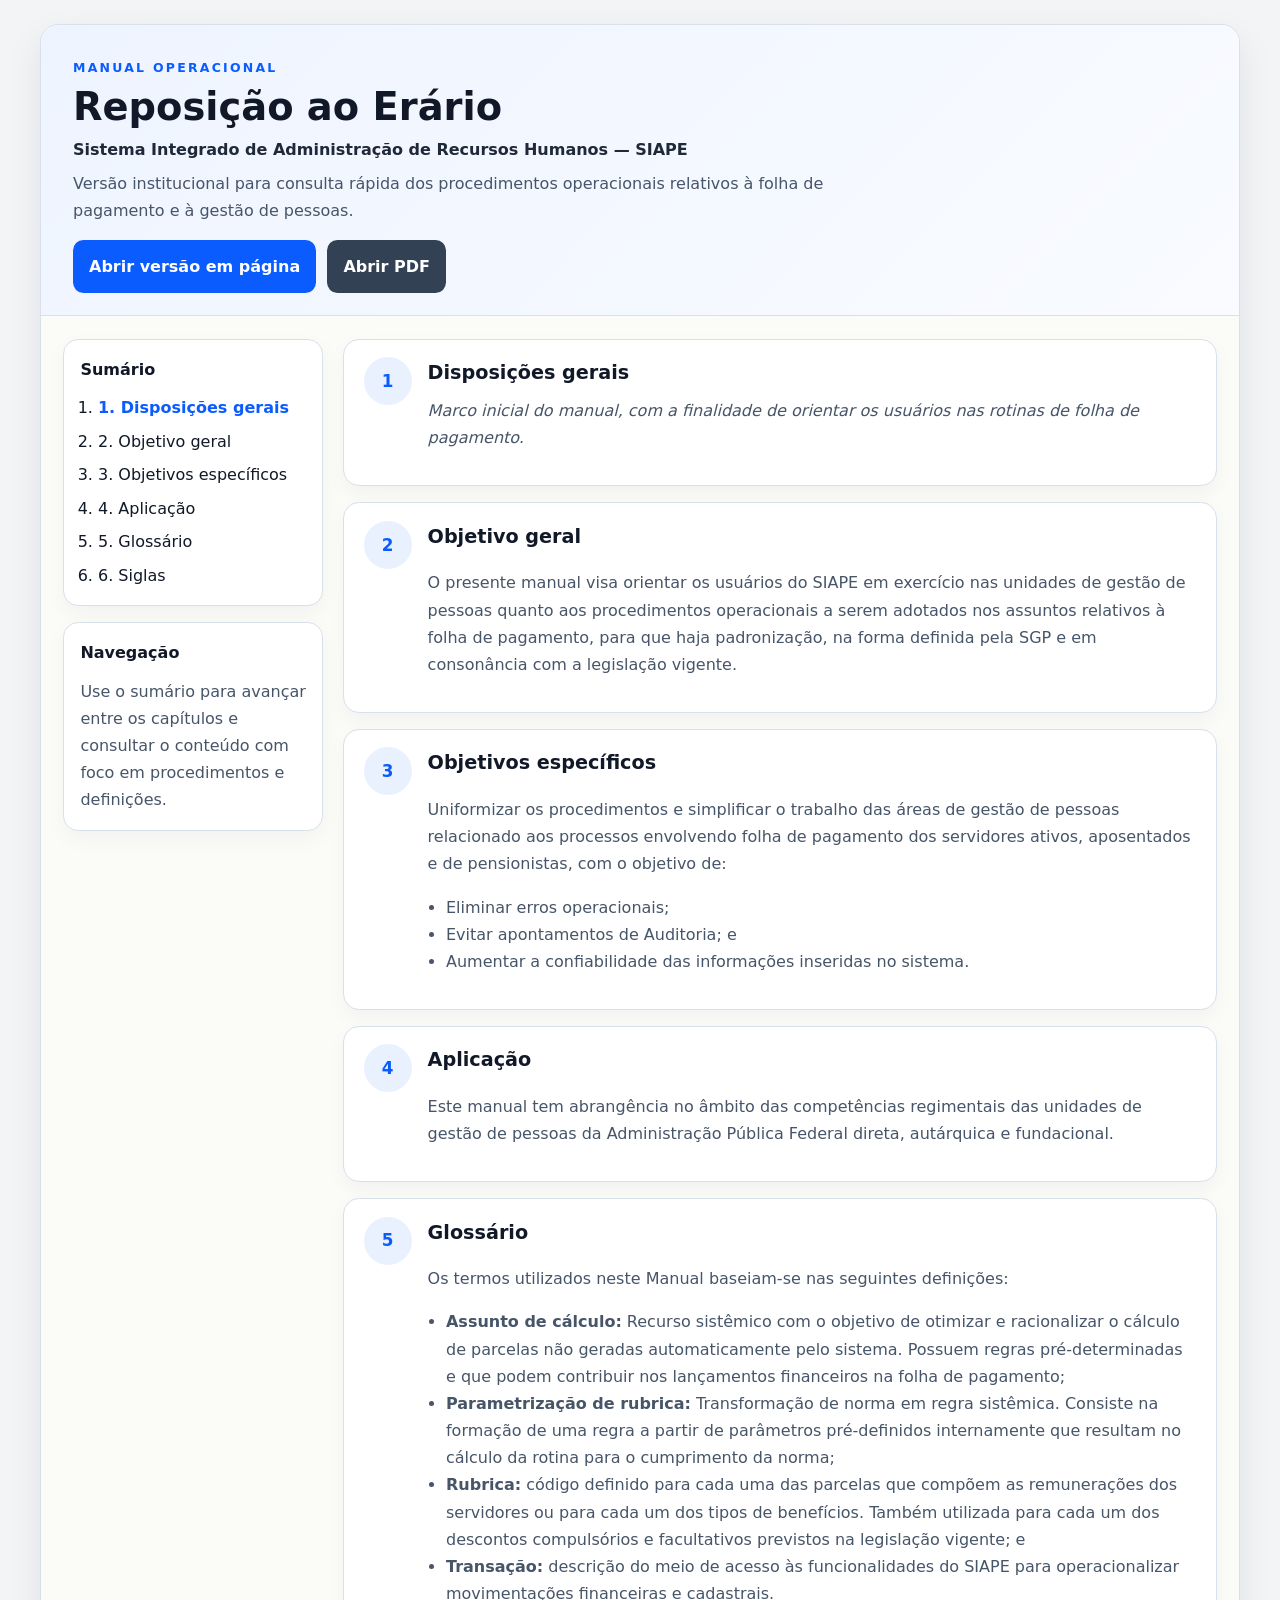
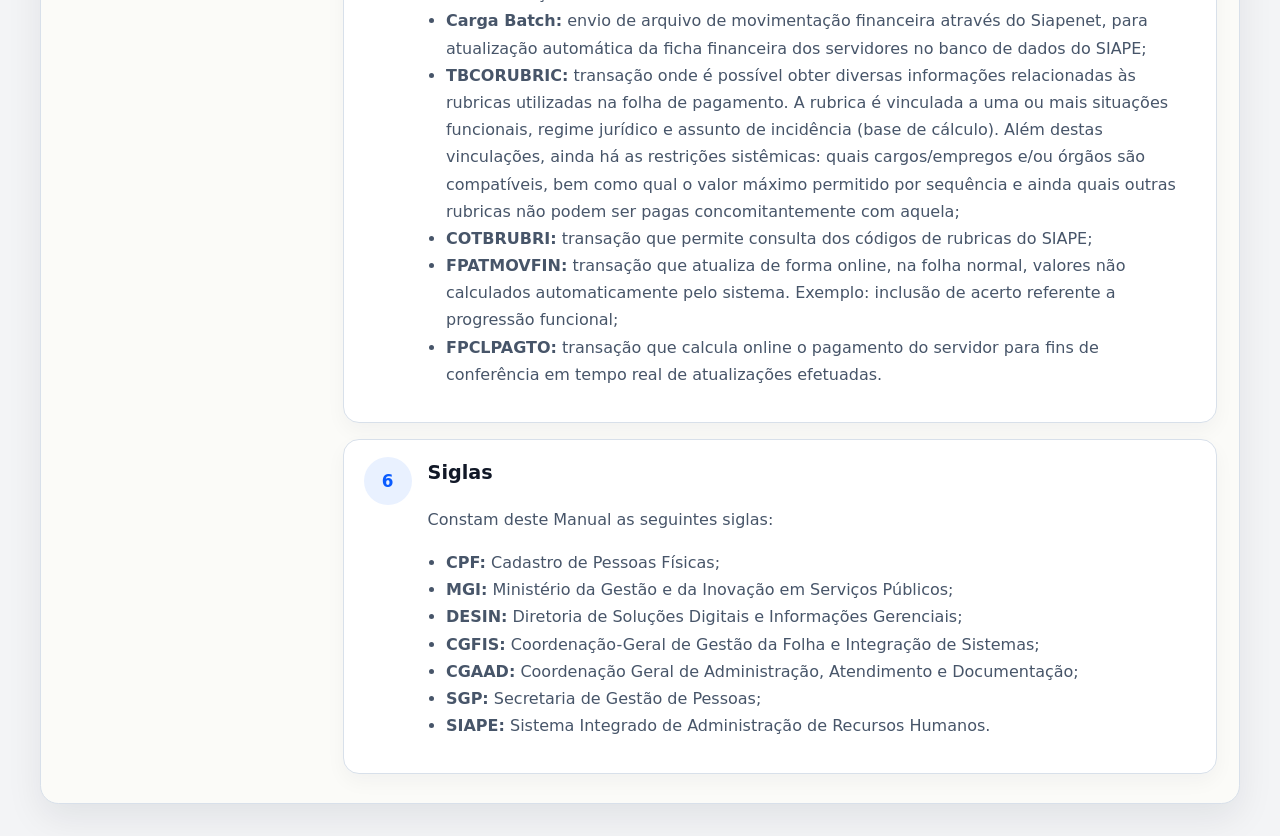
<file: index.html>
<!doctype html>
<html lang="pt-BR">
<head>
  <meta charset="utf-8">
  <meta name="viewport" content="width=device-width,initial-scale=1">
  <title>Manual SIAPE — Reposição ao Erário</title>
  <link rel="stylesheet" href="styles.css">
</head>
<body>
  <div class="document-shell">
    <header class="document-header">
      <div class="document-meta">
        <p class="document-label">Manual operacional</p>
        <h1>Reposição ao Erário</h1>
        <p class="document-subtitle">Sistema Integrado de Administração de Recursos Humanos — SIAPE</p>
        <p class="document-intro">Versão institucional para consulta rápida dos procedimentos operacionais relativos à folha de pagamento e à gestão de pessoas.</p>
      </div>
      <div class="header-actions">
        <a class="button" href="manual.html">Abrir versão em página</a>
        <a class="button secondary" href="manual_folha_de_pagamento_reposicao_ao_erario-2025.pdf" target="_blank" rel="noopener">Abrir PDF</a>
      </div>
    </header>

    <div class="document-body">
      <aside class="sidebar">
        <nav class="toc-card" aria-label="Sumário do manual">
          <h2>Sumário</h2>
          <ol>
            <li><a href="#capitulo-1" data-nav-link>1. Disposições gerais</a></li>
            <li><a href="#capitulo-2" data-nav-link>2. Objetivo geral</a></li>
            <li><a href="#capitulo-3" data-nav-link>3. Objetivos específicos</a></li>
            <li><a href="#capitulo-4" data-nav-link>4. Aplicação</a></li>
            <li><a href="#capitulo-5" data-nav-link>5. Glossário</a></li>
            <li><a href="#capitulo-6" data-nav-link>6. Siglas</a></li>
          </ol>
        </nav>

        <div class="note-card">
          <h3>Navegação</h3>
          <p>Use o sumário para avançar entre os capítulos e consultar o conteúdo com foco em procedimentos e definições.</p>
        </div>
      </aside>

      <main class="document-content">
        <section id="capitulo-1" class="chapter">
          <div class="chapter-number">1</div>
          <div class="chapter-body">
            <h2>Disposições gerais</h2>
            <p class="chapter-note">Marco inicial do manual, com a finalidade de orientar os usuários nas rotinas de folha de pagamento.</p>
          </div>
        </section>

        <section id="capitulo-2" class="chapter">
          <div class="chapter-number">2</div>
          <div class="chapter-body">
            <h2>Objetivo geral</h2>
            <p>O presente manual visa orientar os usuários do SIAPE em exercício nas unidades de gestão de pessoas quanto aos procedimentos operacionais a serem adotados nos assuntos relativos à folha de pagamento, para que haja padronização, na forma definida pela SGP e em consonância com a legislação vigente.</p>
          </div>
        </section>

        <section id="capitulo-3" class="chapter">
          <div class="chapter-number">3</div>
          <div class="chapter-body">
            <h2>Objetivos específicos</h2>
            <p>Uniformizar os procedimentos e simplificar o trabalho das áreas de gestão de pessoas relacionado aos processos envolvendo folha de pagamento dos servidores ativos, aposentados e de pensionistas, com o objetivo de:</p>
            <ul>
              <li>Eliminar erros operacionais;</li>
              <li>Evitar apontamentos de Auditoria; e</li>
              <li>Aumentar a confiabilidade das informações inseridas no sistema.</li>
            </ul>
          </div>
        </section>

        <section id="capitulo-4" class="chapter">
          <div class="chapter-number">4</div>
          <div class="chapter-body">
            <h2>Aplicação</h2>
            <p>Este manual tem abrangência no âmbito das competências regimentais das unidades de gestão de pessoas da Administração Pública Federal direta, autárquica e fundacional.</p>
          </div>
        </section>

        <section id="capitulo-5" class="chapter">
          <div class="chapter-number">5</div>
          <div class="chapter-body">
            <h2>Glossário</h2>
            <p>Os termos utilizados neste Manual baseiam-se nas seguintes definições:</p>
            <ul>
              <li><strong>Assunto de cálculo:</strong> Recurso sistêmico com o objetivo de otimizar e racionalizar o cálculo de parcelas não geradas automaticamente pelo sistema. Possuem regras pré-determinadas e que podem contribuir nos lançamentos financeiros na folha de pagamento;</li>
              <li><strong>Parametrização de rubrica:</strong> Transformação de norma em regra sistêmica. Consiste na formação de uma regra a partir de parâmetros pré-definidos internamente que resultam no cálculo da rotina para o cumprimento da norma;</li>
              <li><strong>Rubrica:</strong> código definido para cada uma das parcelas que compõem as remunerações dos servidores ou para cada um dos tipos de benefícios. Também utilizada para cada um dos descontos compulsórios e facultativos previstos na legislação vigente; e</li>
              <li><strong>Transação:</strong> descrição do meio de acesso às funcionalidades do SIAPE para operacionalizar movimentações financeiras e cadastrais.</li>
              <li><strong>Carga Batch:</strong> envio de arquivo de movimentação financeira através do Siapenet, para atualização automática da ficha financeira dos servidores no banco de dados do SIAPE;</li>
              <li><strong>TBCORUBRIC:</strong> transação onde é possível obter diversas informações relacionadas às rubricas utilizadas na folha de pagamento. A rubrica é vinculada a uma ou mais situações funcionais, regime jurídico e assunto de incidência (base de cálculo). Além destas vinculações, ainda há as restrições sistêmicas: quais cargos/empregos e/ou órgãos são compatíveis, bem como qual o valor máximo permitido por sequência e ainda quais outras rubricas não podem ser pagas concomitantemente com aquela;</li>
              <li><strong>COTBRUBRI:</strong> transação que permite consulta dos códigos de rubricas do SIAPE;</li>
              <li><strong>FPATMOVFIN:</strong> transação que atualiza de forma online, na folha normal, valores não calculados automaticamente pelo sistema. Exemplo: inclusão de acerto referente a progressão funcional;</li>
              <li><strong>FPCLPAGTO:</strong> transação que calcula online o pagamento do servidor para fins de conferência em tempo real de atualizações efetuadas.</li>
            </ul>
          </div>
        </section>

        <section id="capitulo-6" class="chapter">
          <div class="chapter-number">6</div>
          <div class="chapter-body">
            <h2>Siglas</h2>
            <p>Constam deste Manual as seguintes siglas:</p>
            <ul>
              <li><strong>CPF:</strong> Cadastro de Pessoas Físicas;</li>
              <li><strong>MGI:</strong> Ministério da Gestão e da Inovação em Serviços Públicos;</li>
              <li><strong>DESIN:</strong> Diretoria de Soluções Digitais e Informações Gerenciais;</li>
              <li><strong>CGFIS:</strong> Coordenação-Geral de Gestão da Folha e Integração de Sistemas;</li>
              <li><strong>CGAAD:</strong> Coordenação Geral de Administração, Atendimento e Documentação;</li>
              <li><strong>SGP:</strong> Secretaria de Gestão de Pessoas;</li>
              <li><strong>SIAPE:</strong> Sistema Integrado de Administração de Recursos Humanos.</li>
            </ul>
          </div>
        </section>
      </main>
    </div>
  </div>

  <script>
    const links = document.querySelectorAll('[data-nav-link]');
    const sections = Array.from(document.querySelectorAll('.chapter'));

    const activateSection = () => {
      const offset = 140;
      let currentId = sections[0]?.id;

      sections.forEach((section) => {
        if (window.scrollY + offset >= section.offsetTop) {
          currentId = section.id;
        }
      });

      links.forEach((link) => {
        const isActive = link.getAttribute('href') === `#${currentId}`;
        link.classList.toggle('active', isActive);
      });
    };

    window.addEventListener('scroll', activateSection);
    window.addEventListener('load', activateSection);
  </script>
</body>
</html>
</file>
<file: styles.css>
:root {
  --bg: #f3f4f6;
  --paper: #fbfbf8;
  --card: #ffffff;
  --text: #111827;
  --muted: #475569;
  --accent: #0b5cff;
  --accent-dark: #083ea9;
  --border: #d8e0ea;
  --shadow: 0 14px 36px rgba(15, 23, 42, 0.08);
}

* { box-sizing: border-box; }
html { scroll-behavior: smooth; }
body {
  margin: 0;
  font-family: "Segoe UI", Inter, system-ui, -apple-system, BlinkMacSystemFont, sans-serif;
  background: var(--bg);
  color: var(--text);
  line-height: 1.7;
}

a { color: var(--accent); text-decoration: none; }
a:hover { text-decoration: underline; }

.document-shell {
  width: min(1200px, calc(100% - 2rem));
  margin: 1.5rem auto 2rem;
  background: var(--paper);
  border: 1px solid var(--border);
  border-radius: 1.15rem;
  box-shadow: var(--shadow);
  overflow: hidden;
}

.document-header {
  background: linear-gradient(135deg, #eef4ff 0%, #f9fbff 100%);
  border-bottom: 1px solid var(--border);
  padding: 2rem 2rem 1.4rem;
  display: flex;
  justify-content: space-between;
  gap: 1rem;
  flex-wrap: wrap;
}
.document-label {
  margin: 0 0 0.35rem;
  text-transform: uppercase;
  letter-spacing: 0.18em;
  font-size: 0.78rem;
  font-weight: 700;
  color: var(--accent);
}
.document-header h1 {
  margin: 0 0 0.4rem;
  font-size: clamp(1.8rem, 3vw, 2.4rem);
  line-height: 1.2;
}
.document-subtitle {
  margin: 0 0 0.4rem;
  font-weight: 600;
  color: #1f2937;
}
.document-intro {
  margin: 0;
  max-width: 760px;
  color: var(--muted);
}
.header-actions {
  display: flex;
  gap: 0.7rem;
  flex-wrap: wrap;
  align-items: flex-start;
}
.button {
  display: inline-block;
  padding: 0.8rem 1rem;
  border-radius: 0.65rem;
  background: var(--accent);
  color: #fff;
  font-weight: 600;
}
.button.secondary { background: #334155; }
.button:hover { background: var(--accent-dark); }
.button.secondary:hover { background: #1f2937; }

.document-body {
  display: grid;
  grid-template-columns: 260px minmax(0, 1fr);
  gap: 1.25rem;
  padding: 1.4rem 1.4rem 1.8rem;
}
.sidebar {
  display: grid;
  gap: 1rem;
  align-content: start;
}
.toc-card,
.note-card {
  background: var(--card);
  border: 1px solid var(--border);
  border-radius: 0.95rem;
  padding: 1rem;
  box-shadow: 0 8px 22px rgba(15, 23, 42, 0.04);
}
.toc-card h2,
.note-card h3 {
  margin-top: 0;
  margin-bottom: 0.7rem;
  font-size: 1rem;
}
.toc-card ol {
  padding-left: 1.1rem;
  margin: 0;
}
.toc-card li + li { margin-top: 0.4rem; }
.toc-card a {
  color: var(--text);
  font-weight: 500;
}
.toc-card a.active {
  color: var(--accent);
  font-weight: 700;
}
.note-card p { margin: 0; color: var(--muted); }

.document-content {
  display: grid;
  gap: 1rem;
}
.chapter {
  display: flex;
  gap: 1rem;
  padding: 1.1rem 1.2rem;
  border: 1px solid var(--border);
  border-radius: 1rem;
  background: var(--card);
  box-shadow: 0 8px 20px rgba(15, 23, 42, 0.04);
}
.chapter-number {
  flex: 0 0 3rem;
  height: 3rem;
  display: grid;
  place-items: center;
  border-radius: 999px;
  background: #e9f1ff;
  color: var(--accent);
  font-weight: 700;
  font-size: 1.05rem;
}
.chapter-body h2 {
  margin: 0 0 0.45rem;
  font-size: 1.2rem;
}
.chapter-note {
  margin-top: 0;
  font-style: italic;
  color: var(--muted);
}
.chapter p,
.chapter li {
  color: var(--muted);
}
.chapter ul { padding-left: 1.15rem; }

@media (max-width: 860px) {
  .document-body { grid-template-columns: 1fr; }
  .sidebar { grid-template-columns: 1fr; }
}

@media (max-width: 600px) {
  .document-header { padding: 1.25rem; }
  .document-body { padding: 1rem; }
  .chapter { flex-direction: column; }
  .chapter-number { width: 2.5rem; height: 2.5rem; }
}
</file>
